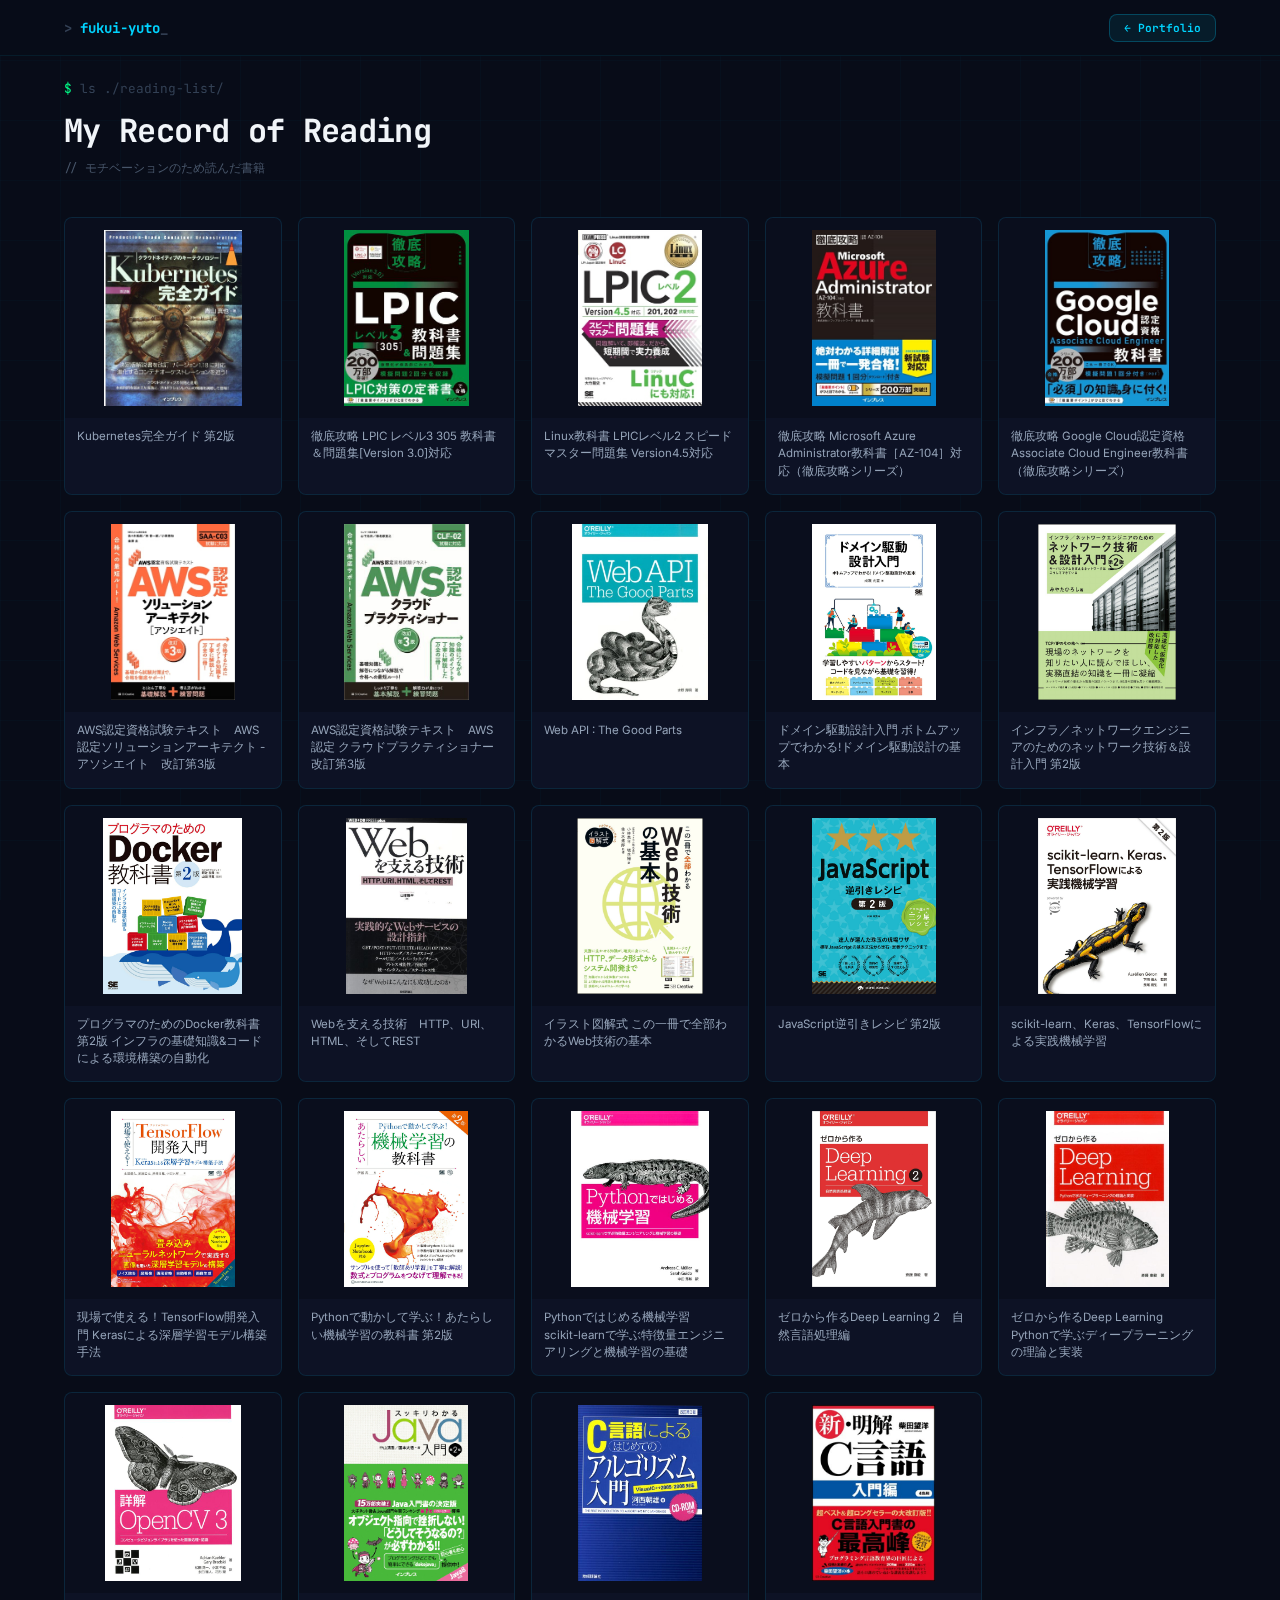
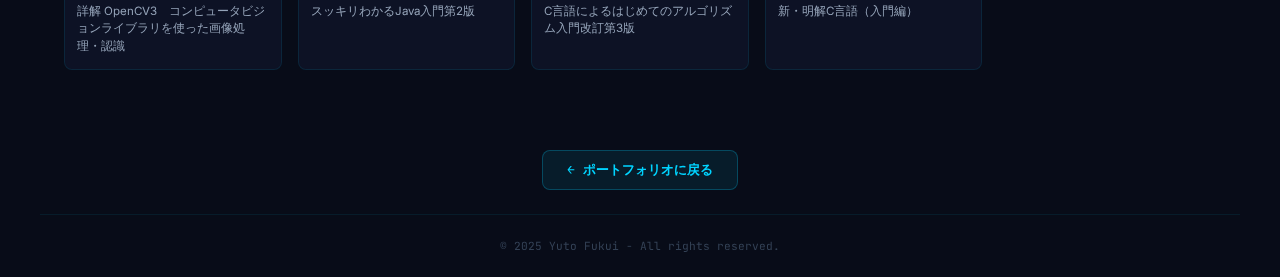
<file: books.html>
<!DOCTYPE html>
<html lang="ja">
<head>
    <meta charset="UTF-8">
    <meta name="viewport" content="width=device-width, initial-scale=1.0">
    <title>My Record of Reading - Yuto Fukui</title>
    <link rel="preconnect" href="https://fonts.googleapis.com">
    <link rel="preconnect" href="https://fonts.gstatic.com" crossorigin>
    <link href="https://fonts.googleapis.com/css2?family=JetBrains+Mono:wght@400;600;700&family=Inter:wght@400;500;600;700&display=swap" rel="stylesheet">
    <style>
        :root {
            --neon-cyan: #00d4ff;
            --neon-green: #00ff88;
            --neon-purple: #a855f7;
            --dark-bg: #080c18;
            --dark-card: #0d1225;
        }

        * { box-sizing: border-box; margin: 0; padding: 0; }

        body {
            background-color: var(--dark-bg);
            color: #e2e8f0;
            font-family: 'Inter', sans-serif;
        }

        .mono { font-family: 'JetBrains Mono', monospace; }

        .grid-bg {
            position: fixed;
            inset: 0;
            z-index: -1;
            background-image:
                linear-gradient(rgba(0,212,255,0.025) 1px, transparent 1px),
                linear-gradient(90deg, rgba(0,212,255,0.025) 1px, transparent 1px);
            background-size: 60px 60px;
        }

        /* Nav */
        header {
            position: fixed;
            top: 0; left: 0; right: 0;
            z-index: 50;
            background: rgba(8,12,24,0.9);
            backdrop-filter: blur(16px);
            border-bottom: 1px solid rgba(0,212,255,0.08);
            height: 56px;
            display: flex;
            align-items: center;
        }
        nav {
            max-width: 1200px;
            margin: 0 auto;
            padding: 0 24px;
            width: 100%;
            display: flex;
            align-items: center;
            justify-content: space-between;
        }
        .nav-brand {
            font-family: 'JetBrains Mono', monospace;
            font-weight: 700;
            font-size: 0.875rem;
            color: var(--neon-cyan);
            text-decoration: none;
        }
        .nav-brand span { color: #334155; }

        @keyframes blink { 0%,100% { opacity:1; } 50% { opacity:0; } }
        .type-cursor { animation: blink 0.85s step-end infinite; color: var(--neon-cyan); }

        /* Page title */
        .page-title {
            padding: 80px 24px 40px;
            max-width: 1200px;
            margin: 0 auto;
        }
        .page-title .prompt {
            font-family: 'JetBrains Mono', monospace;
            font-size: 0.8rem;
            color: #334155;
            margin-bottom: 12px;
        }
        .page-title .prompt span { color: var(--neon-green); }
        .page-title h1 {
            font-family: 'JetBrains Mono', monospace;
            font-size: 2rem;
            font-weight: 700;
            color: #f1f5f9;
            letter-spacing: -0.02em;
        }
        .page-title .subtitle {
            font-family: 'JetBrains Mono', monospace;
            font-size: 0.75rem;
            color: #475569;
            margin-top: 8px;
        }

        /* Book grid */
        .books-grid {
            max-width: 1200px;
            margin: 0 auto;
            padding: 0 24px 80px;
            display: grid;
            grid-template-columns: repeat(auto-fill, minmax(180px, 1fr));
            gap: 16px;
        }

        .book-card {
            background: var(--dark-card);
            border: 1px solid rgba(0,212,255,0.1);
            border-radius: 8px;
            overflow: hidden;
            transition: transform 0.3s, border-color 0.3s, box-shadow 0.3s;
            display: flex;
            flex-direction: column;
        }
        .book-card:hover {
            transform: translateY(-6px);
            border-color: rgba(0,212,255,0.4);
            box-shadow: 0 8px 30px rgba(0,212,255,0.08);
        }
        .book-card img {
            width: 100%;
            height: 200px;
            object-fit: contain;
            padding: 12px;
            background: rgba(0,0,0,0.2);
        }
        .book-card .book-title {
            padding: 10px 12px 14px;
            font-size: 0.72rem;
            color: #94a3b8;
            line-height: 1.5;
            flex: 1;
        }

        /* Back button */
        .back-wrap {
            max-width: 1200px;
            margin: 0 auto;
            padding: 0 24px 24px;
            text-align: center;
        }
        .back-btn {
            display: inline-flex;
            align-items: center;
            gap: 8px;
            padding: 10px 24px;
            border-radius: 8px;
            font-family: 'JetBrains Mono', monospace;
            font-size: 0.8rem;
            font-weight: 600;
            text-decoration: none;
            transition: all 0.3s;
            background: rgba(0,212,255,0.08);
            border: 1px solid rgba(0,212,255,0.25);
            color: var(--neon-cyan);
        }
        .back-btn:hover { transform: scale(1.05); background: rgba(0,212,255,0.12); }

        footer {
            max-width: 1200px;
            margin: 0 auto;
            padding: 24px;
            text-align: center;
            border-top: 1px solid rgba(0,212,255,0.08);
        }
        footer p {
            font-family: 'JetBrains Mono', monospace;
            font-size: 0.7rem;
            color: #334155;
        }

        ::-webkit-scrollbar { width: 5px; }
        ::-webkit-scrollbar-track { background: var(--dark-bg); }
        ::-webkit-scrollbar-thumb { background: rgba(0,212,255,0.25); border-radius: 3px; }

        @media (max-width: 640px) {
            .books-grid { grid-template-columns: repeat(2, 1fr); }
        }
    </style>
</head>
<body>
    <div class="grid-bg"></div>

    <header>
        <nav>
            <a href="index.html" class="nav-brand">
                <span>&gt;&nbsp;</span>fukui-yuto<span class="type-cursor">_</span>
            </a>
            <a href="index.html" class="back-btn" style="font-size:0.7rem; padding: 6px 14px;">← Portfolio</a>
        </nav>
    </header>

    <div class="page-title">
        <p class="prompt"><span>$</span>&nbsp;ls ./reading-list/</p>
        <h1>My Record of Reading</h1>
        <p class="subtitle">// モチベーションのため読んだ書籍</p>
    </div>

    <div class="books-grid">
        <div class="book-card">
            <img src="img/Kubernetes完全ガイド_第2版.jpg" alt="Book Cover">
            <p class="book-title">Kubernetes完全ガイド 第2版</p>
        </div>
        <div class="book-card">
            <img src="img/徹底攻略_LPIC_レベル3_305_教科書_問題集_Version_3.0_対応.jpg" alt="Book Cover">
            <p class="book-title">徹底攻略 LPIC レベル3 305 教科書＆問題集[Version 3.0]対応</p>
        </div>
        <div class="book-card">
            <img src="img/Linux教科書_LPICレベル2_スピードマスター問題集_Version4.5対応.jpg" alt="Book Cover">
            <p class="book-title">Linux教科書 LPICレベル2 スピードマスター問題集 Version4.5対応</p>
        </div>
        <div class="book-card">
            <img src="img/徹底攻略_Microsoft_Azure_Administrator教科書_AZ-104_対応_徹底攻略シリーズ_.jpg" alt="Book Cover">
            <p class="book-title">徹底攻略 Microsoft Azure Administrator教科書［AZ-104］対応（徹底攻略シリーズ）</p>
        </div>
        <div class="book-card">
            <img src="img/徹底攻略_Google_Cloud認定資格_Associate_Cloud_Engineer教科書_徹底攻略シリーズ_.jpg" alt="Book Cover">
            <p class="book-title">徹底攻略 Google Cloud認定資格 Associate Cloud Engineer教科書（徹底攻略シリーズ）</p>
        </div>
        <div class="book-card">
            <img src="img/AWS認定資格試験テキスト_AWS認定ソリューションアーキテクト_-_アソシエイト_改訂第3版.jpg" alt="Book Cover">
            <p class="book-title">AWS認定資格試験テキスト　AWS認定ソリューションアーキテクト - アソシエイト　改訂第3版</p>
        </div>
        <div class="book-card">
            <img src="img/AWS認定資格試験テキスト_AWS認定_クラウドプラクティショナー_改訂第3版_AWS認定資格試験テキスト_.jpg" alt="Book Cover">
            <p class="book-title">AWS認定資格試験テキスト　AWS認定 クラウドプラクティショナー　改訂第3版</p>
        </div>
        <div class="book-card">
            <img src="img/Web_API___The_Good_Parts.jpg" alt="Book Cover">
            <p class="book-title">Web API : The Good Parts</p>
        </div>
        <div class="book-card">
            <img src="img/ドメイン駆動設計入門_ボトムアップでわかる_ドメイン駆動設計の基本.jpg" alt="Book Cover">
            <p class="book-title">ドメイン駆動設計入門 ボトムアップでわかる!ドメイン駆動設計の基本</p>
        </div>
        <div class="book-card">
            <img src="img/インフラ_ネットワークエンジニアのためのネットワーク技術_設計入門_第2版.jpg" alt="Book Cover">
            <p class="book-title">インフラ／ネットワークエンジニアのためのネットワーク技術＆設計入門 第2版</p>
        </div>
        <div class="book-card">
            <img src="img/プログラマのためのDocker教科書_第2版_インフラの基礎知識_コードによる環境構築の自動化.jpg" alt="Book Cover">
            <p class="book-title">プログラマのためのDocker教科書 第2版 インフラの基礎知識&コードによる環境構築の自動化</p>
        </div>
        <div class="book-card">
            <img src="img/Webを支える技術_HTTP_URI_HTML_そしてREST.jpg" alt="Book Cover">
            <p class="book-title">Webを支える技術　HTTP、URI、HTML、そしてREST</p>
        </div>
        <div class="book-card">
            <img src="img/イラスト図解式_この一冊で全部わかるWeb技術の基本.jpg" alt="Book Cover">
            <p class="book-title">イラスト図解式 この一冊で全部わかるWeb技術の基本</p>
        </div>
        <div class="book-card">
            <img src="img/JavaScript逆引きレシピ_第2版.jpg" alt="Book Cover">
            <p class="book-title">JavaScript逆引きレシピ 第2版</p>
        </div>
        <div class="book-card">
            <img src="img/scikit-learn_Keras_TensorFlowによる実践機械学習.jpg" alt="Book Cover">
            <p class="book-title">scikit-learn、Keras、TensorFlowによる実践機械学習</p>
        </div>
        <div class="book-card">
            <img src="img/現場で使える_TensorFlow開発入門_Kerasによる深層学習モデル構築手法.jpg" alt="Book Cover">
            <p class="book-title">現場で使える！TensorFlow開発入門 Kerasによる深層学習モデル構築手法</p>
        </div>
        <div class="book-card">
            <img src="img/Pythonで動かして学ぶ_あたらしい機械学習の教科書_第2版.jpg" alt="Book Cover">
            <p class="book-title">Pythonで動かして学ぶ！あたらしい機械学習の教科書 第2版</p>
        </div>
        <div class="book-card">
            <img src="img/Pythonではじめる機械学習_scikit-learnで学ぶ特徴量エンジニアリングと機械学習の基礎.jpg" alt="Book Cover">
            <p class="book-title">Pythonではじめる機械学習　scikit-learnで学ぶ特徴量エンジニアリングと機械学習の基礎</p>
        </div>
        <div class="book-card">
            <img src="img/ゼロから作るDeep_Learning_2_自然言語処理編.jpg" alt="Book Cover">
            <p class="book-title">ゼロから作るDeep Learning 2　自然言語処理編</p>
        </div>
        <div class="book-card">
            <img src="img/ゼロから作るDeep_Learning_Pythonで学ぶディープラーニングの理論と実装.jpg" alt="Book Cover">
            <p class="book-title">ゼロから作るDeep Learning　Pythonで学ぶディープラーニングの理論と実装</p>
        </div>
        <div class="book-card">
            <img src="img/詳解_OpenCV3_コンピュータビジョンライブラリを使った画像処理_認識.jpg" alt="Book Cover">
            <p class="book-title">詳解 OpenCV3　コンピュータビジョンライブラリを使った画像処理・認識</p>
        </div>
        <div class="book-card">
            <img src="img/スッキリわかるJava入門第2版.jpg" alt="Book Cover">
            <p class="book-title">スッキリわかるJava入門第2版</p>
        </div>
        <div class="book-card">
            <img src="img/C言語によるはじめてのアルゴリズム入門改訂第3版.jpg" alt="Book Cover">
            <p class="book-title">C言語によるはじめてのアルゴリズム入門改訂第3版</p>
        </div>
        <div class="book-card">
            <img src="img/新・明解C言語_入門編_.jpg" alt="Book Cover">
            <p class="book-title">新・明解C言語（入門編）</p>
        </div>
    </div>

    <div class="back-wrap">
        <a href="index.html" class="back-btn">← ポートフォリオに戻る</a>
    </div>

    <footer>
        <p>&copy; 2025 Yuto Fukui - All rights reserved.</p>
    </footer>
</body>
</html>
</file>
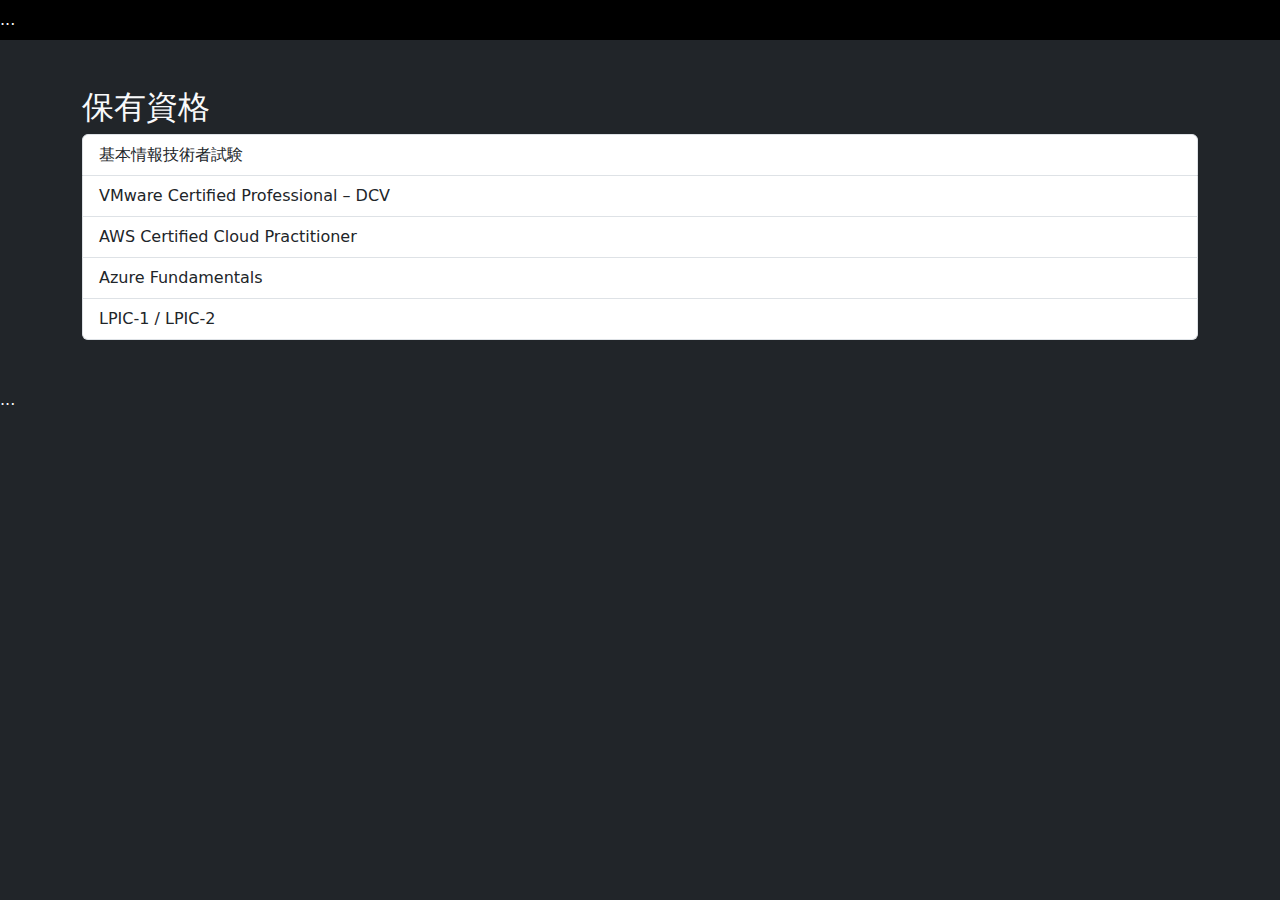
<file: certifications.html>
<!DOCTYPE html>
<html lang="ja">
<head>
  <meta charset="UTF-8">
  <title>資格 | Yuto Fukui</title>
  <link href="https://cdn.jsdelivr.net/npm/bootstrap@5.3.2/dist/css/bootstrap.min.css" rel="stylesheet">
</head>
<body class="bg-dark text-light">

<nav class="navbar navbar-expand-lg navbar-dark bg-black">...</nav>

<div class="container py-5">
  <h2>保有資格</h2>
  <ul class="list-group list-group-dark">
    <li class="list-group-item">基本情報技術者試験</li>
    <li class="list-group-item">VMware Certified Professional – DCV</li>
    <li class="list-group-item">AWS Certified Cloud Practitioner</li>
    <li class="list-group-item">Azure Fundamentals</li>
    <li class="list-group-item">LPIC-1 / LPIC-2</li>
  </ul>
</div>

...
</body>
</html>
</file>
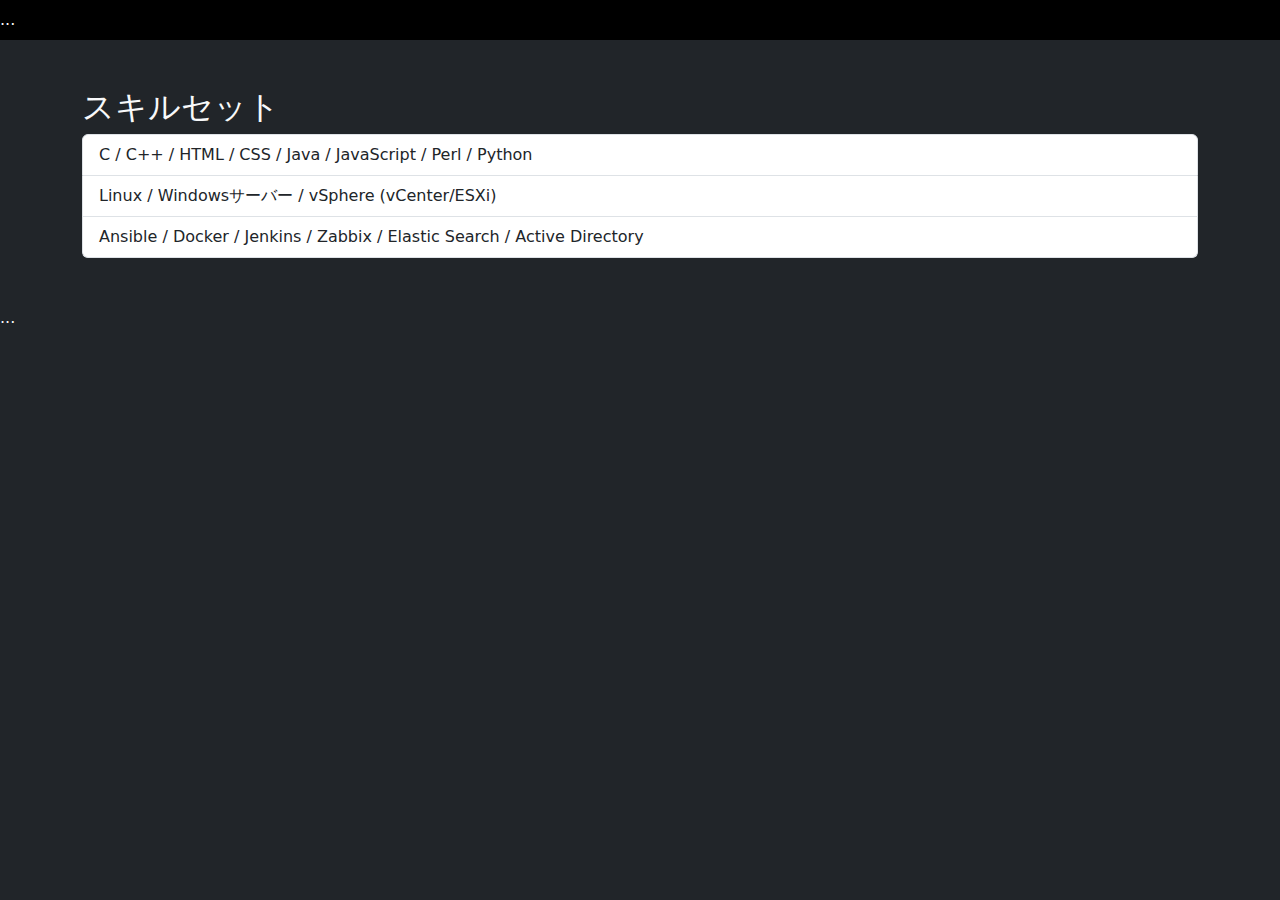
<file: skills.html>
<!DOCTYPE html>
<html lang="ja">
<head>
  <meta charset="UTF-8">
  <title>スキル | Yuto Fukui</title>
  <link href="https://cdn.jsdelivr.net/npm/bootstrap@5.3.2/dist/css/bootstrap.min.css" rel="stylesheet">
</head>
<body class="bg-dark text-light">

<nav class="navbar navbar-expand-lg navbar-dark bg-black">
 ...
</nav>

<div class="container py-5">
  <h2>スキルセット</h2>
  <ul class="list-group list-group-dark">
    <li class="list-group-item">C / C++ / HTML / CSS / Java / JavaScript / Perl / Python</li>
    <li class="list-group-item">Linux / Windowsサーバー / vSphere (vCenter/ESXi)</li>
    <li class="list-group-item">Ansible / Docker / Jenkins / Zabbix / Elastic Search / Active Directory</li>
  </ul>
</div>

...
</body>
</html>
</file>
